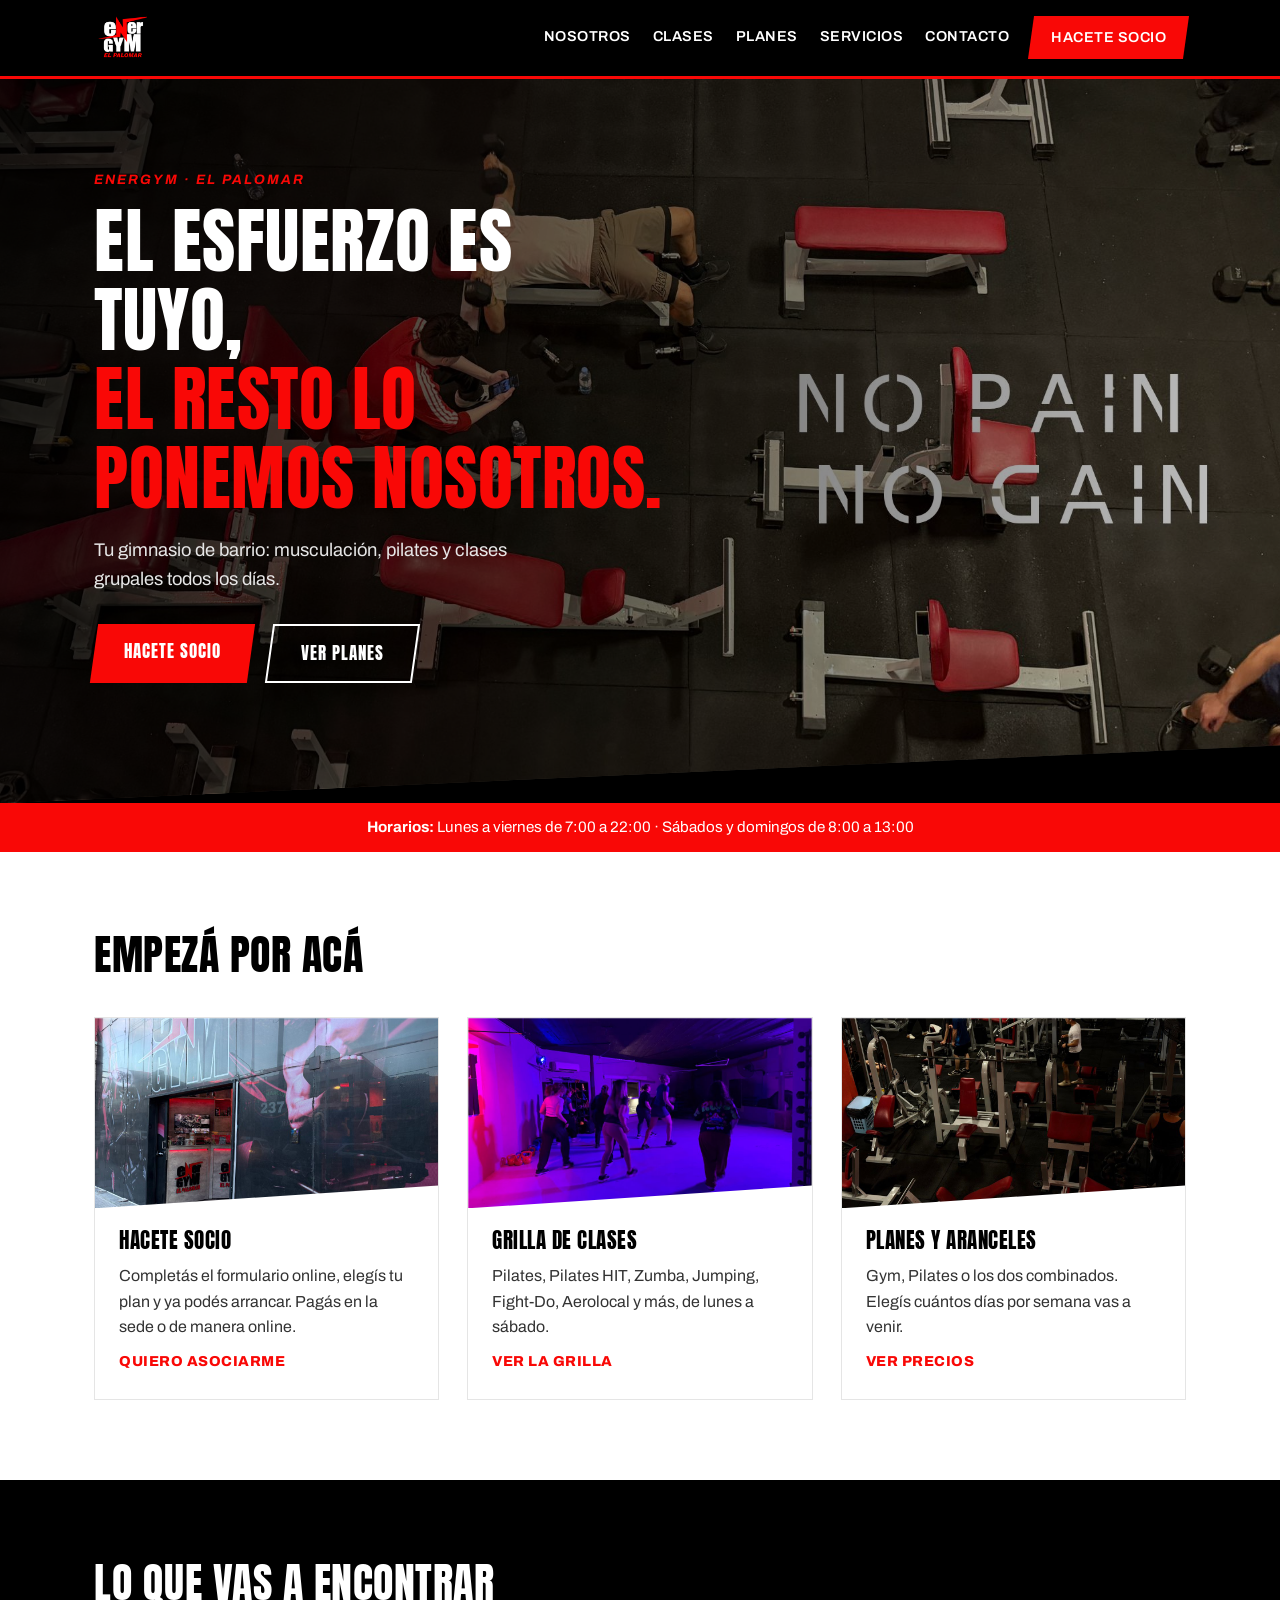
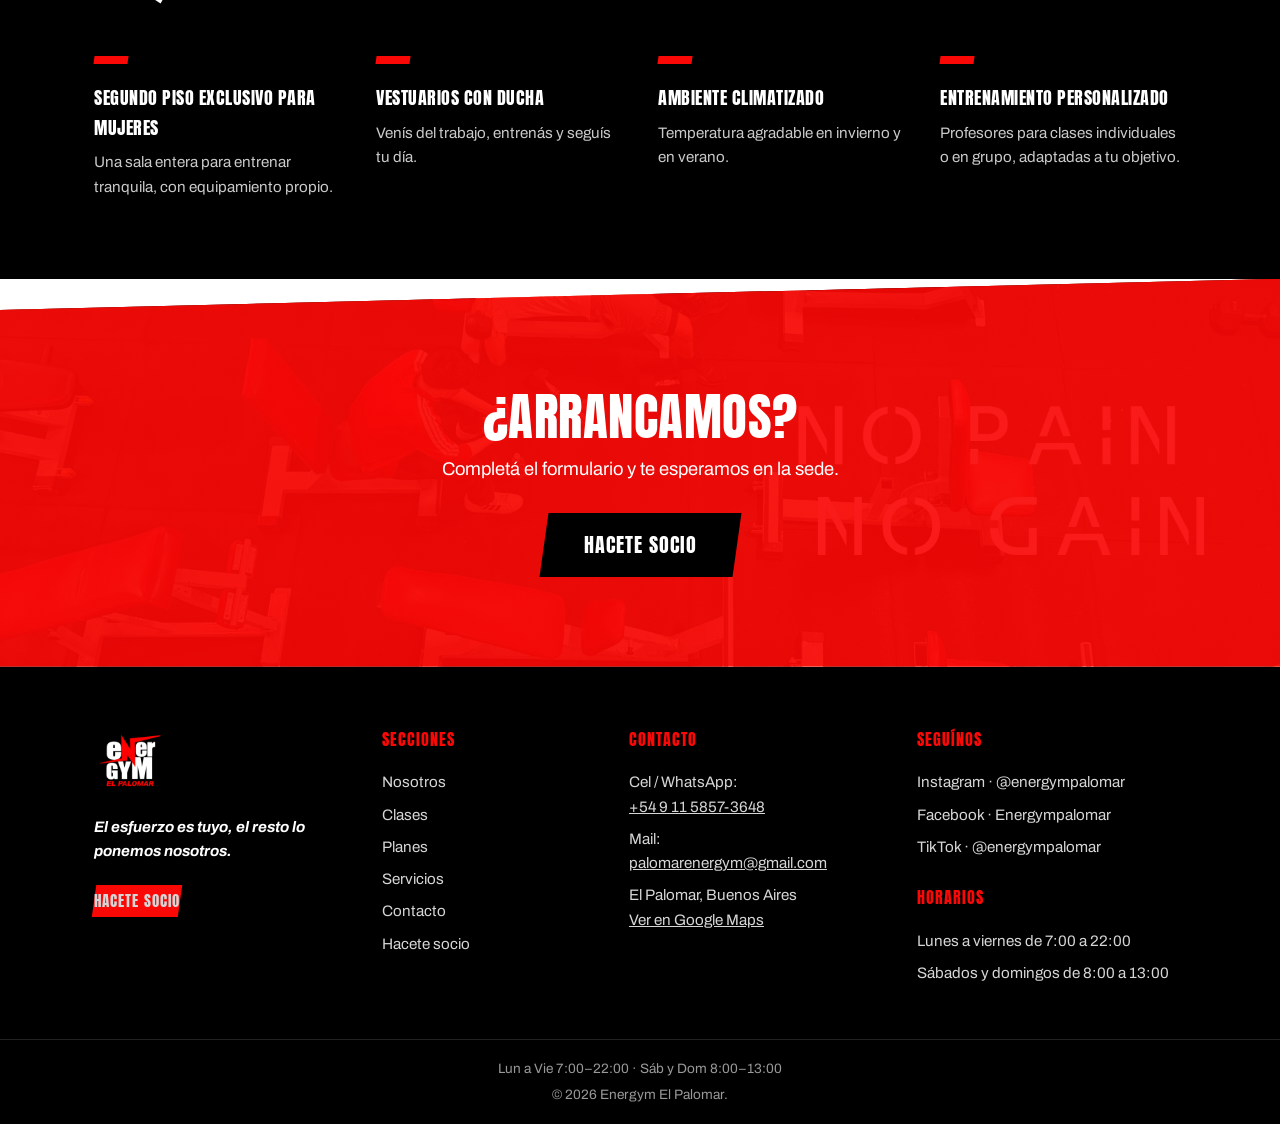
<file: index.html>
<!DOCTYPE html>
<html lang="es">
<head>
  <meta charset="UTF-8">
  <meta name="viewport" content="width=device-width, initial-scale=1.0">
  <title>Energym El Palomar — Tu gimnasio de barrio</title>
  <link rel="icon" href="img/logo.png">
  <link rel="preconnect" href="https://fonts.googleapis.com">
  <link rel="preconnect" href="https://fonts.gstatic.com" crossorigin>
  <link href="https://fonts.googleapis.com/css2?family=Anton&family=Archivo:ital,wght@0,400;0,600;0,800;1,700&display=swap" rel="stylesheet">
  <link rel="stylesheet" href="styles.css">
</head>
<body>

  <header class="header">
    <div class="header-inner">
      <a href="index.html" class="brand">
        <img src="img/logo.png" alt="Energym El Palomar" class="brand-logo">
      </a>
      <nav class="nav" aria-label="Navegación principal">
        <a href="nosotros.html">Nosotros</a>
        <a href="clases.html">Clases</a>
        <a href="planes.html">Planes</a>
        <a href="servicios.html">Servicios</a>
        <a href="contacto.html">Contacto</a>
        <a href="hacete-socio.html" class="nav-cta"><span>Hacete socio</span></a>
      </nav>
    </div>
  </header>

  <main>
    <section class="hero">
      <div class="hero-bg" role="img" aria-label="Salón de máquinas de Energym"></div>
      <div class="hero-content">
        <p class="eyebrow">Energym · El Palomar</p>
        <h1>El esfuerzo es tuyo,<br><span class="accent">el resto lo ponemos nosotros.</span></h1>
        <p class="hero-sub">Tu gimnasio de barrio: musculación, pilates y clases grupales todos los días.</p>
        <div class="hero-actions">
          <a href="hacete-socio.html" class="btn btn-primary"><span>Hacete socio</span></a>
          <a href="planes.html" class="btn btn-ghost"><span>Ver planes</span></a>
        </div>
      </div>
    </section>

    <div class="hours-bar" role="note">
      <p><strong>Horarios:</strong> Lunes a viernes de 7:00 a 22:00 · Sábados y domingos de 8:00 a 13:00</p>
    </div>

    <section class="section">
      <div class="container">
        <h2 class="section-title">Empezá por acá</h2>
        <div class="cards">

          <article class="card">
            <div class="card-img" style="background-image:url('img/banner-socio.jpg')"></div>
            <div class="card-body">
              <h3>Hacete socio</h3>
              <p>Completás el formulario online, elegís tu plan y ya podés arrancar. Pagás en la sede o de manera online.</p>
              <a href="hacete-socio.html" class="card-link">Quiero asociarme</a>
            </div>
          </article>

          <article class="card">
            <div class="card-img" style="background-image:url('img/banner-clases.jpg')"></div>
            <div class="card-body">
              <h3>Grilla de clases</h3>
              <p>Pilates, Pilates HIT, Zumba, Jumping, Fight-Do, Aerolocal y más, de lunes a sábado.</p>
              <a href="clases.html" class="card-link">Ver la grilla</a>
            </div>
          </article>

          <article class="card">
            <div class="card-img" style="background-image:url('img/banner-planes.jpg')"></div>
            <div class="card-body">
              <h3>Planes y aranceles</h3>
              <p>Gym, Pilates o los dos combinados. Elegís cuántos días por semana vas a venir.</p>
              <a href="planes.html" class="card-link">Ver precios</a>
            </div>
          </article>

        </div>
      </div>
    </section>

    <section class="section section-dark">
      <div class="container">
        <h2 class="section-title">Lo que vas a encontrar</h2>
        <div class="perks">
          <div class="perk">
            <span class="perk-bolt" aria-hidden="true"></span>
            <h4>Segundo piso exclusivo para mujeres</h4>
            <p>Una sala entera para entrenar tranquila, con equipamiento propio.</p>
          </div>
          <div class="perk">
            <span class="perk-bolt" aria-hidden="true"></span>
            <h4>Vestuarios con ducha</h4>
            <p>Venís del trabajo, entrenás y seguís tu día.</p>
          </div>
          <div class="perk">
            <span class="perk-bolt" aria-hidden="true"></span>
            <h4>Ambiente climatizado</h4>
            <p>Temperatura agradable en invierno y en verano.</p>
          </div>
          <div class="perk">
            <span class="perk-bolt" aria-hidden="true"></span>
            <h4>Entrenamiento personalizado</h4>
            <p>Profesores para clases individuales o en grupo, adaptadas a tu objetivo.</p>
          </div>
        </div>
      </div>
    </section>

    <section class="cta-final">
      <div class="container cta-final-inner">
        <h2>¿Arrancamos?</h2>
        <p>Completá el formulario y te esperamos en la sede.</p>
        <a href="hacete-socio.html" class="btn btn-primary btn-lg"><span>Hacete socio</span></a>
      </div>
    </section>

  </main>

  <footer class="footer">
    <div class="container footer-grid">

      <div class="footer-col footer-brand">
        <img src="img/logo.png" alt="Energym El Palomar" class="footer-logo">
        <p class="footer-claim">El esfuerzo es tuyo, el resto lo ponemos nosotros.</p>
        <a href="hacete-socio.html" class="btn btn-primary btn-sm"><span>Hacete socio</span></a>
      </div>

      <div class="footer-col">
        <h5>Secciones</h5>
        <a href="nosotros.html">Nosotros</a>
        <a href="clases.html">Clases</a>
        <a href="planes.html">Planes</a>
        <a href="servicios.html">Servicios</a>
        <a href="contacto.html">Contacto</a>
        <a href="hacete-socio.html">Hacete socio</a>
      </div>

      <div class="footer-col">
        <h5>Contacto</h5>
        <p>Cel / WhatsApp:<br><a href="https://wa.me/5491158573648">+54 9 11 5857-3648</a></p>
        <p>Mail:<br><a href="mailto:palomarenergym@gmail.com">palomarenergym@gmail.com</a></p>
        <p>El Palomar, Buenos Aires<br><a href="https://maps.app.goo.gl/Y169NvNYUahnVg4Q8" target="_blank" rel="noopener">Ver en Google Maps</a></p>
      </div>

      <div class="footer-col">
        <h5>Seguínos</h5>
        <a href="https://www.instagram.com/energympalomar/" target="_blank" rel="noopener">Instagram · @energympalomar</a>
        <a href="https://www.facebook.com/Energympalomar/" target="_blank" rel="noopener">Facebook · Energympalomar</a>
        <a href="https://www.tiktok.com/@energympalomar" target="_blank" rel="noopener">TikTok · @energympalomar</a>
        <h5 style="margin-top:22px">Horarios</h5>
        <p>Lunes a viernes de 7:00 a 22:00</p>
        <p>Sábados y domingos de 8:00 a 13:00</p>
      </div>

    </div>
    <div class="footer-bottom">
      <p>Lun a Vie 7:00–22:00 · Sáb y Dom 8:00–13:00</p>
      <p>© 2026 Energym El Palomar.</p>
    </div>
  </footer>

</body>
</html>
</file>
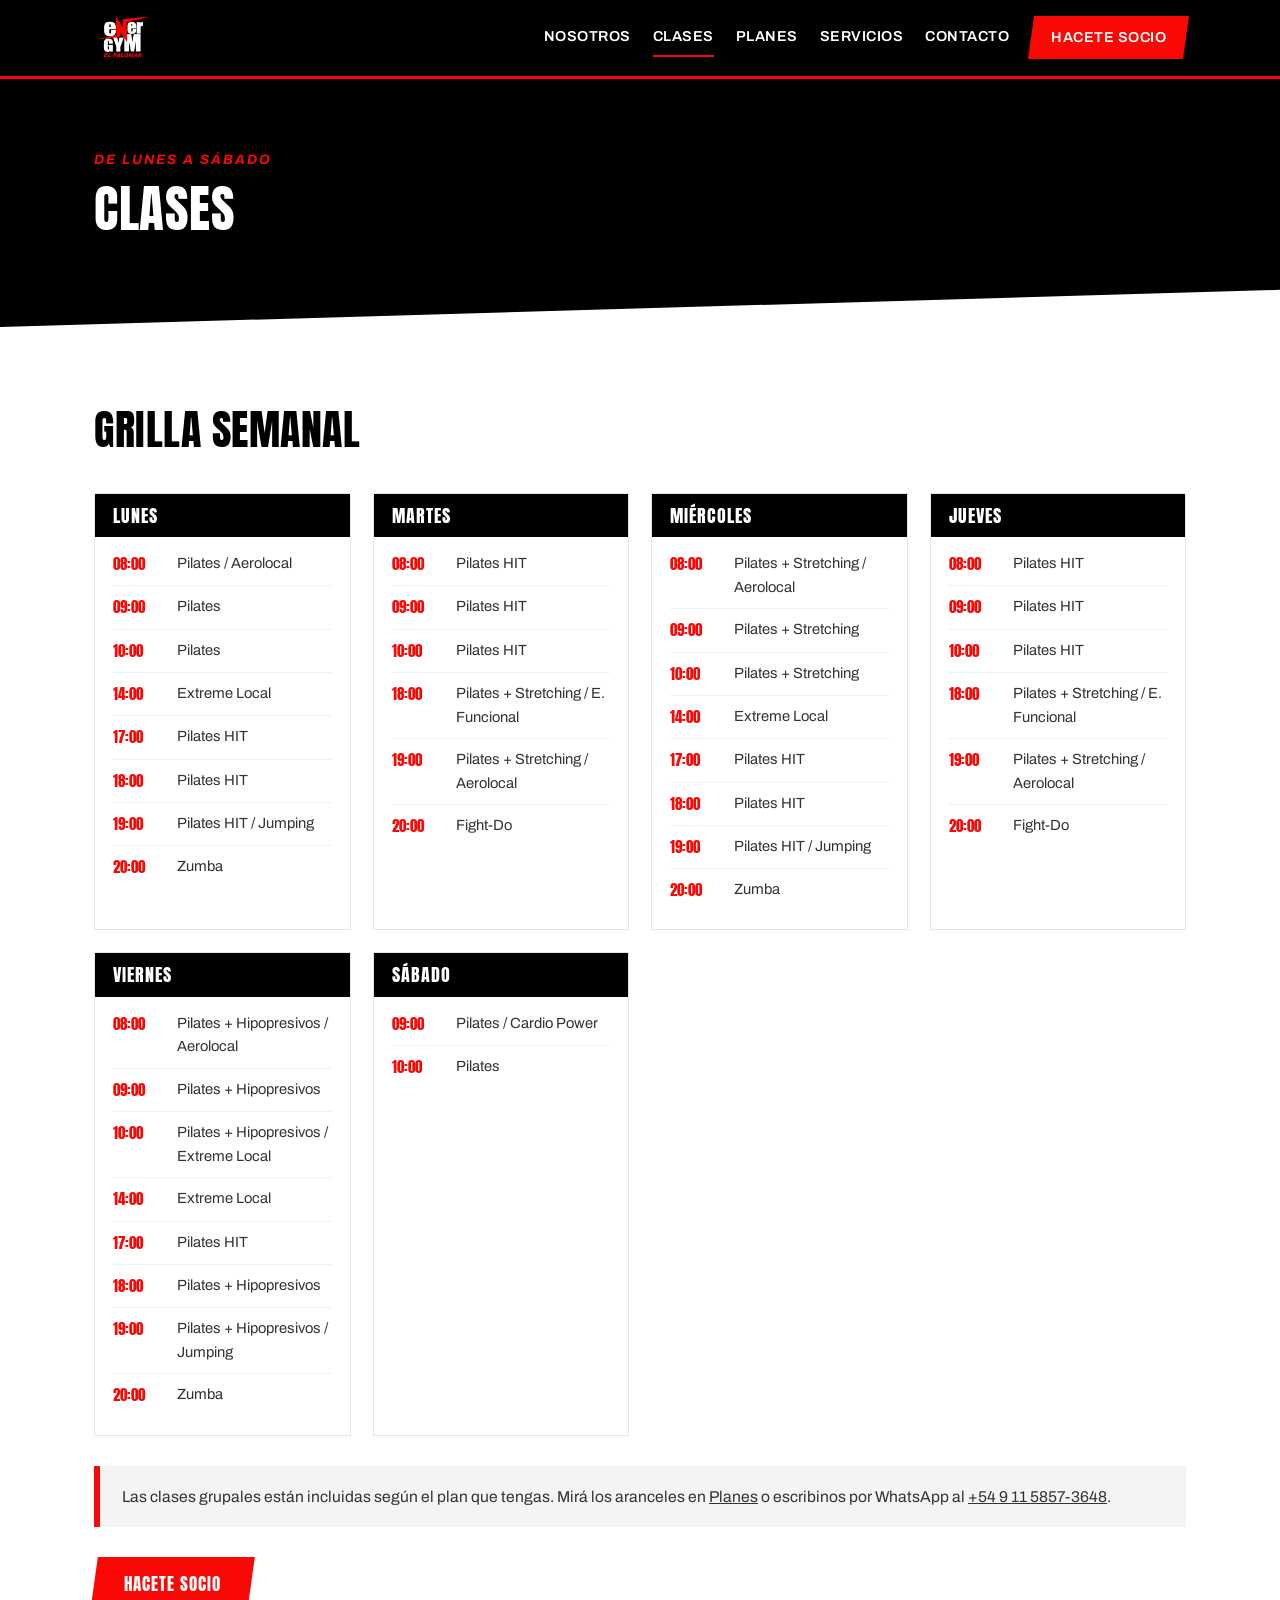
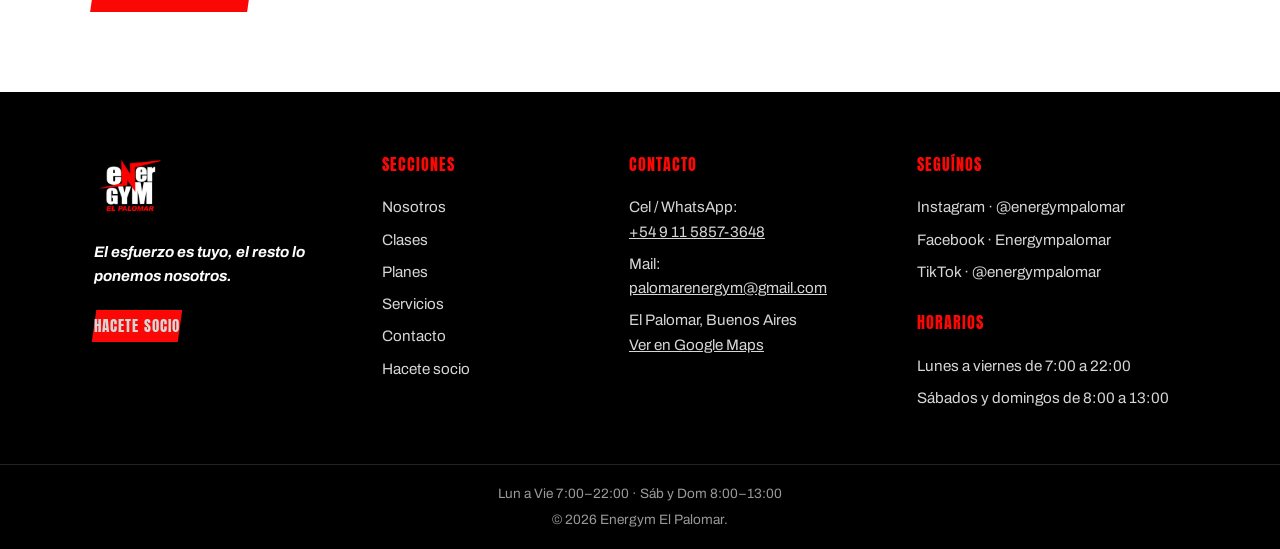
<file: clases.html>
<!DOCTYPE html>
<html lang="es">
<head>
  <meta charset="UTF-8">
  <meta name="viewport" content="width=device-width, initial-scale=1.0">
  <title>Clases — Energym El Palomar</title>
  <link rel="icon" href="img/logo.png">
  <link rel="preconnect" href="https://fonts.googleapis.com">
  <link rel="preconnect" href="https://fonts.gstatic.com" crossorigin>
  <link href="https://fonts.googleapis.com/css2?family=Anton&family=Archivo:ital,wght@0,400;0,600;0,800;1,700&display=swap" rel="stylesheet">
  <link rel="stylesheet" href="styles.css">
</head>
<body>

  <header class="header">
    <div class="header-inner">
      <a href="index.html" class="brand">
        <img src="img/logo.png" alt="Energym El Palomar" class="brand-logo">
      </a>
      <nav class="nav" aria-label="Navegación principal">
        <a href="nosotros.html">Nosotros</a>
        <a href="clases.html" class="activo">Clases</a>
        <a href="planes.html">Planes</a>
        <a href="servicios.html">Servicios</a>
        <a href="contacto.html">Contacto</a>
        <a href="hacete-socio.html" class="nav-cta"><span>Hacete socio</span></a>
      </nav>
    </div>
  </header>

  <main>
    <section class="page-hero">
      <div class="container">
        <p class="eyebrow">De lunes a sábado</p>
        <h1>Clases</h1>
      </div>
    </section>

    <section class="section">
      <div class="container">
        <h2 class="section-title">Grilla semanal</h2>
        <div class="grilla">
          <div class="dia">
            <h3>Lunes</h3>
            <ul>
            <li><span class="hora">08:00</span><span class="clase">Pilates / Aerolocal</span></li>
            <li><span class="hora">09:00</span><span class="clase">Pilates</span></li>
            <li><span class="hora">10:00</span><span class="clase">Pilates</span></li>
            <li><span class="hora">14:00</span><span class="clase">Extreme Local</span></li>
            <li><span class="hora">17:00</span><span class="clase">Pilates HIT</span></li>
            <li><span class="hora">18:00</span><span class="clase">Pilates HIT</span></li>
            <li><span class="hora">19:00</span><span class="clase">Pilates HIT / Jumping</span></li>
            <li><span class="hora">20:00</span><span class="clase">Zumba</span></li>
            </ul>
          </div>
          <div class="dia">
            <h3>Martes</h3>
            <ul>
            <li><span class="hora">08:00</span><span class="clase">Pilates HIT</span></li>
            <li><span class="hora">09:00</span><span class="clase">Pilates HIT</span></li>
            <li><span class="hora">10:00</span><span class="clase">Pilates HIT</span></li>
            <li><span class="hora">18:00</span><span class="clase">Pilates + Stretching / E. Funcional</span></li>
            <li><span class="hora">19:00</span><span class="clase">Pilates + Stretching / Aerolocal</span></li>
            <li><span class="hora">20:00</span><span class="clase">Fight-Do</span></li>
            </ul>
          </div>
          <div class="dia">
            <h3>Miércoles</h3>
            <ul>
            <li><span class="hora">08:00</span><span class="clase">Pilates + Stretching / Aerolocal</span></li>
            <li><span class="hora">09:00</span><span class="clase">Pilates + Stretching</span></li>
            <li><span class="hora">10:00</span><span class="clase">Pilates + Stretching</span></li>
            <li><span class="hora">14:00</span><span class="clase">Extreme Local</span></li>
            <li><span class="hora">17:00</span><span class="clase">Pilates HIT</span></li>
            <li><span class="hora">18:00</span><span class="clase">Pilates HIT</span></li>
            <li><span class="hora">19:00</span><span class="clase">Pilates HIT / Jumping</span></li>
            <li><span class="hora">20:00</span><span class="clase">Zumba</span></li>
            </ul>
          </div>
          <div class="dia">
            <h3>Jueves</h3>
            <ul>
            <li><span class="hora">08:00</span><span class="clase">Pilates HIT</span></li>
            <li><span class="hora">09:00</span><span class="clase">Pilates HIT</span></li>
            <li><span class="hora">10:00</span><span class="clase">Pilates HIT</span></li>
            <li><span class="hora">18:00</span><span class="clase">Pilates + Stretching / E. Funcional</span></li>
            <li><span class="hora">19:00</span><span class="clase">Pilates + Stretching / Aerolocal</span></li>
            <li><span class="hora">20:00</span><span class="clase">Fight-Do</span></li>
            </ul>
          </div>
          <div class="dia">
            <h3>Viernes</h3>
            <ul>
            <li><span class="hora">08:00</span><span class="clase">Pilates + Hipopresivos / Aerolocal</span></li>
            <li><span class="hora">09:00</span><span class="clase">Pilates + Hipopresivos</span></li>
            <li><span class="hora">10:00</span><span class="clase">Pilates + Hipopresivos / Extreme Local</span></li>
            <li><span class="hora">14:00</span><span class="clase">Extreme Local</span></li>
            <li><span class="hora">17:00</span><span class="clase">Pilates HIT</span></li>
            <li><span class="hora">18:00</span><span class="clase">Pilates + Hipopresivos</span></li>
            <li><span class="hora">19:00</span><span class="clase">Pilates + Hipopresivos / Jumping</span></li>
            <li><span class="hora">20:00</span><span class="clase">Zumba</span></li>
            </ul>
          </div>
          <div class="dia">
            <h3>Sábado</h3>
            <ul>
            <li><span class="hora">09:00</span><span class="clase">Pilates / Cardio Power</span></li>
            <li><span class="hora">10:00</span><span class="clase">Pilates</span></li>
            </ul>
          </div>
        </div>
        <div class="nota">
          Las clases grupales están incluidas según el plan que tengas. Mirá los aranceles en <a href="planes.html">Planes</a> o escribinos por WhatsApp al <a href="https://wa.me/5491158573648">+54 9 11 5857-3648</a>.
        </div>
        <p style="margin-top:30px"><a href="hacete-socio.html" class="btn btn-primary"><span>Hacete socio</span></a></p>
      </div>
    </section>

  </main>

  <footer class="footer">
    <div class="container footer-grid">

      <div class="footer-col footer-brand">
        <img src="img/logo.png" alt="Energym El Palomar" class="footer-logo">
        <p class="footer-claim">El esfuerzo es tuyo, el resto lo ponemos nosotros.</p>
        <a href="hacete-socio.html" class="btn btn-primary btn-sm"><span>Hacete socio</span></a>
      </div>

      <div class="footer-col">
        <h5>Secciones</h5>
        <a href="nosotros.html">Nosotros</a>
        <a href="clases.html">Clases</a>
        <a href="planes.html">Planes</a>
        <a href="servicios.html">Servicios</a>
        <a href="contacto.html">Contacto</a>
        <a href="hacete-socio.html">Hacete socio</a>
      </div>

      <div class="footer-col">
        <h5>Contacto</h5>
        <p>Cel / WhatsApp:<br><a href="https://wa.me/5491158573648">+54 9 11 5857-3648</a></p>
        <p>Mail:<br><a href="mailto:palomarenergym@gmail.com">palomarenergym@gmail.com</a></p>
        <p>El Palomar, Buenos Aires<br><a href="https://maps.app.goo.gl/Y169NvNYUahnVg4Q8" target="_blank" rel="noopener">Ver en Google Maps</a></p>
      </div>

      <div class="footer-col">
        <h5>Seguínos</h5>
        <a href="https://www.instagram.com/energympalomar/" target="_blank" rel="noopener">Instagram · @energympalomar</a>
        <a href="https://www.facebook.com/Energympalomar/" target="_blank" rel="noopener">Facebook · Energympalomar</a>
        <a href="https://www.tiktok.com/@energympalomar" target="_blank" rel="noopener">TikTok · @energympalomar</a>
        <h5 style="margin-top:22px">Horarios</h5>
        <p>Lunes a viernes de 7:00 a 22:00</p>
        <p>Sábados y domingos de 8:00 a 13:00</p>
      </div>

    </div>
    <div class="footer-bottom">
      <p>Lun a Vie 7:00–22:00 · Sáb y Dom 8:00–13:00</p>
      <p>© 2026 Energym El Palomar.</p>
    </div>
  </footer>

</body>
</html>
</file>
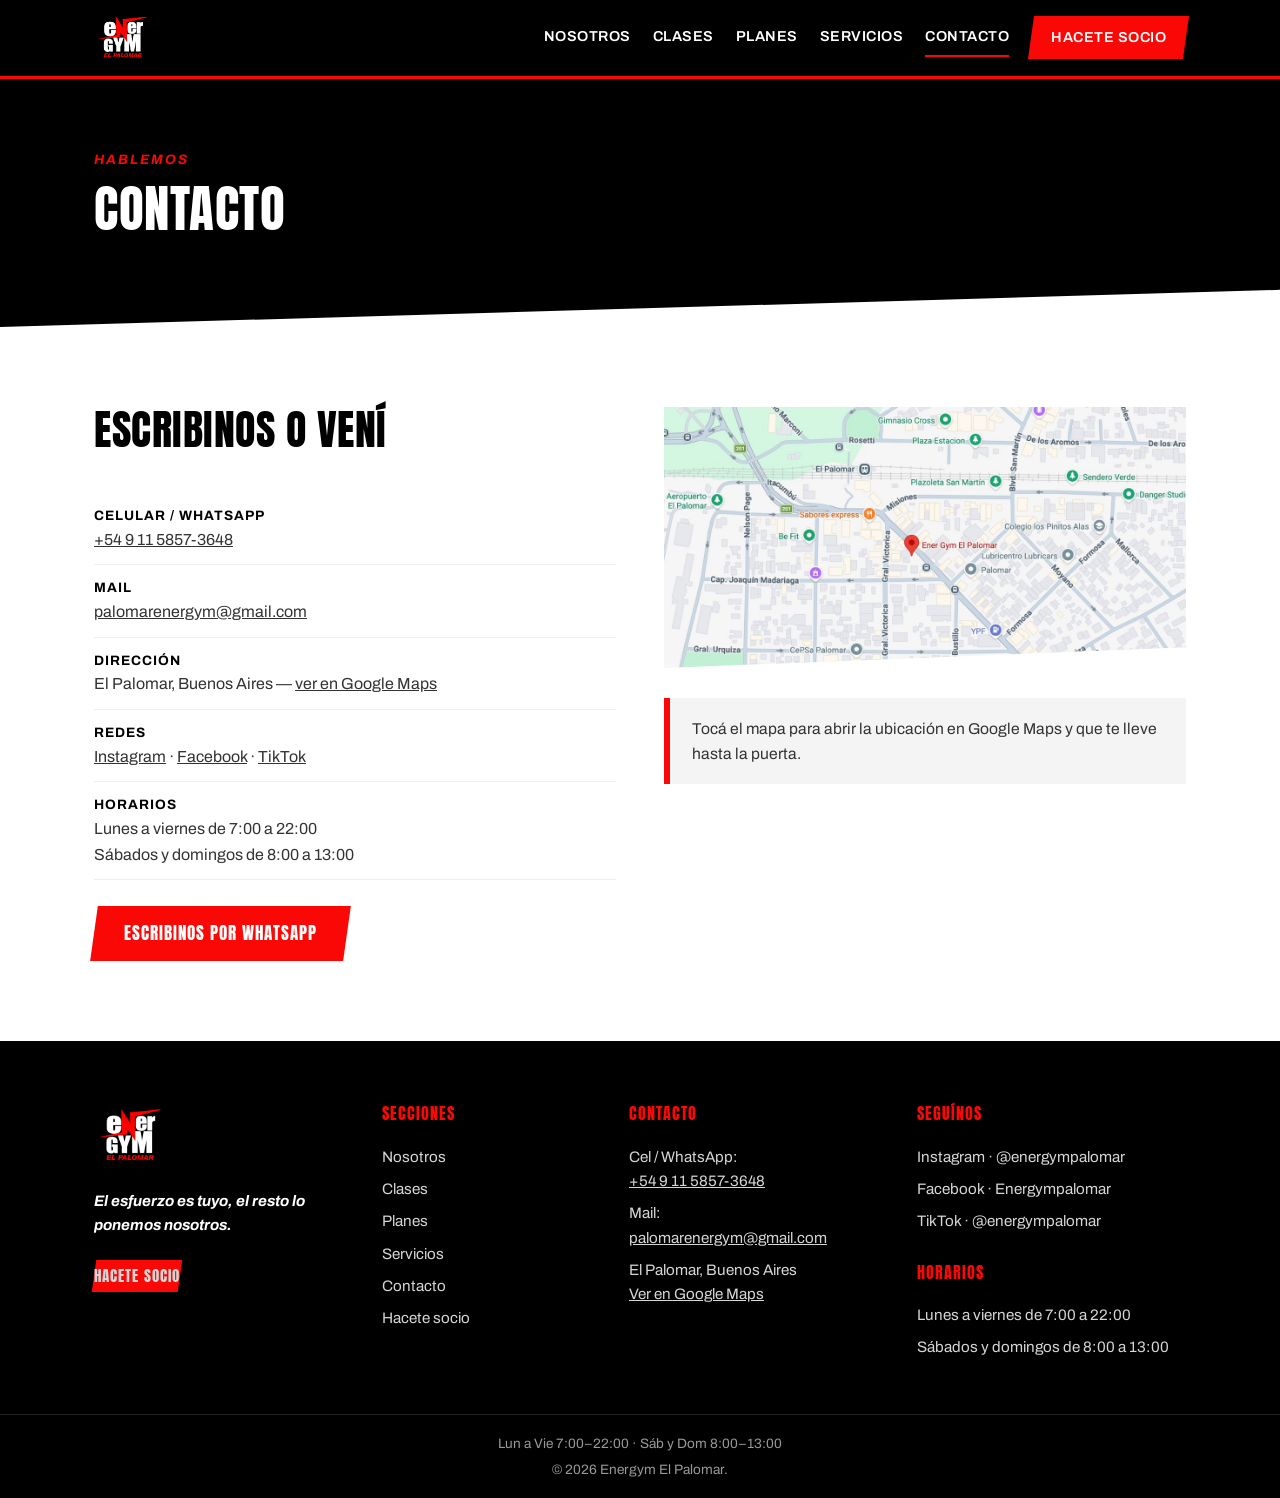
<file: contacto.html>
<!DOCTYPE html>
<html lang="es">
<head>
  <meta charset="UTF-8">
  <meta name="viewport" content="width=device-width, initial-scale=1.0">
  <title>Contacto — Energym El Palomar</title>
  <link rel="icon" href="img/logo.png">
  <link rel="preconnect" href="https://fonts.googleapis.com">
  <link rel="preconnect" href="https://fonts.gstatic.com" crossorigin>
  <link href="https://fonts.googleapis.com/css2?family=Anton&family=Archivo:ital,wght@0,400;0,600;0,800;1,700&display=swap" rel="stylesheet">
  <link rel="stylesheet" href="styles.css">
</head>
<body>

  <header class="header">
    <div class="header-inner">
      <a href="index.html" class="brand">
        <img src="img/logo.png" alt="Energym El Palomar" class="brand-logo">
      </a>
      <nav class="nav" aria-label="Navegación principal">
        <a href="nosotros.html">Nosotros</a>
        <a href="clases.html">Clases</a>
        <a href="planes.html">Planes</a>
        <a href="servicios.html">Servicios</a>
        <a href="contacto.html" class="activo">Contacto</a>
        <a href="hacete-socio.html" class="nav-cta"><span>Hacete socio</span></a>
      </nav>
    </div>
  </header>

  <main>
    <section class="page-hero">
      <div class="container">
        <p class="eyebrow">Hablemos</p>
        <h1>Contacto</h1>
      </div>
    </section>

    <section class="section">
      <div class="container contacto-grid">
        <div>
          <h2 class="section-title">Escribinos o vení</h2>

          <div class="dato">
            <strong>Celular / WhatsApp</strong>
            <p><a href="https://wa.me/5491158573648">+54 9 11 5857-3648</a></p>
          </div>
          <div class="dato">
            <strong>Mail</strong>
            <p><a href="mailto:palomarenergym@gmail.com">palomarenergym@gmail.com</a></p>
          </div>
          <div class="dato">
            <strong>Dirección</strong>
            <p>El Palomar, Buenos Aires — <a href="https://maps.app.goo.gl/Y169NvNYUahnVg4Q8" target="_blank" rel="noopener">ver en Google Maps</a></p>
          </div>
          <div class="dato">
            <strong>Redes</strong>
            <p>
              <a href="https://www.instagram.com/energympalomar/" target="_blank" rel="noopener">Instagram</a> ·
              <a href="https://www.facebook.com/Energympalomar/" target="_blank" rel="noopener">Facebook</a> ·
              <a href="https://www.tiktok.com/@energympalomar" target="_blank" rel="noopener">TikTok</a>
            </p>
          </div>
          <div class="dato">
            <strong>Horarios</strong>
            <p>Lunes a viernes de 7:00 a 22:00<br>Sábados y domingos de 8:00 a 13:00</p>
          </div>

          <p style="margin-top:26px"><a href="https://wa.me/5491158573648" class="btn btn-primary"><span>Escribinos por WhatsApp</span></a></p>
        </div>

        <div>
          <a href="https://maps.app.goo.gl/Y169NvNYUahnVg4Q8" target="_blank" rel="noopener" aria-label="Ver ubicación en Google Maps">
            <div class="mapa-img" role="img" aria-label="Mapa con la ubicación de Energym"></div>
          </a>
          <div class="nota">
            Tocá el mapa para abrir la ubicación en Google Maps y que te lleve hasta la puerta.
          </div>
        </div>
      </div>
    </section>

  </main>

  <footer class="footer">
    <div class="container footer-grid">

      <div class="footer-col footer-brand">
        <img src="img/logo.png" alt="Energym El Palomar" class="footer-logo">
        <p class="footer-claim">El esfuerzo es tuyo, el resto lo ponemos nosotros.</p>
        <a href="hacete-socio.html" class="btn btn-primary btn-sm"><span>Hacete socio</span></a>
      </div>

      <div class="footer-col">
        <h5>Secciones</h5>
        <a href="nosotros.html">Nosotros</a>
        <a href="clases.html">Clases</a>
        <a href="planes.html">Planes</a>
        <a href="servicios.html">Servicios</a>
        <a href="contacto.html">Contacto</a>
        <a href="hacete-socio.html">Hacete socio</a>
      </div>

      <div class="footer-col">
        <h5>Contacto</h5>
        <p>Cel / WhatsApp:<br><a href="https://wa.me/5491158573648">+54 9 11 5857-3648</a></p>
        <p>Mail:<br><a href="mailto:palomarenergym@gmail.com">palomarenergym@gmail.com</a></p>
        <p>El Palomar, Buenos Aires<br><a href="https://maps.app.goo.gl/Y169NvNYUahnVg4Q8" target="_blank" rel="noopener">Ver en Google Maps</a></p>
      </div>

      <div class="footer-col">
        <h5>Seguínos</h5>
        <a href="https://www.instagram.com/energympalomar/" target="_blank" rel="noopener">Instagram · @energympalomar</a>
        <a href="https://www.facebook.com/Energympalomar/" target="_blank" rel="noopener">Facebook · Energympalomar</a>
        <a href="https://www.tiktok.com/@energympalomar" target="_blank" rel="noopener">TikTok · @energympalomar</a>
        <h5 style="margin-top:22px">Horarios</h5>
        <p>Lunes a viernes de 7:00 a 22:00</p>
        <p>Sábados y domingos de 8:00 a 13:00</p>
      </div>

    </div>
    <div class="footer-bottom">
      <p>Lun a Vie 7:00–22:00 · Sáb y Dom 8:00–13:00</p>
      <p>© 2026 Energym El Palomar.</p>
    </div>
  </footer>

</body>
</html>
</file>
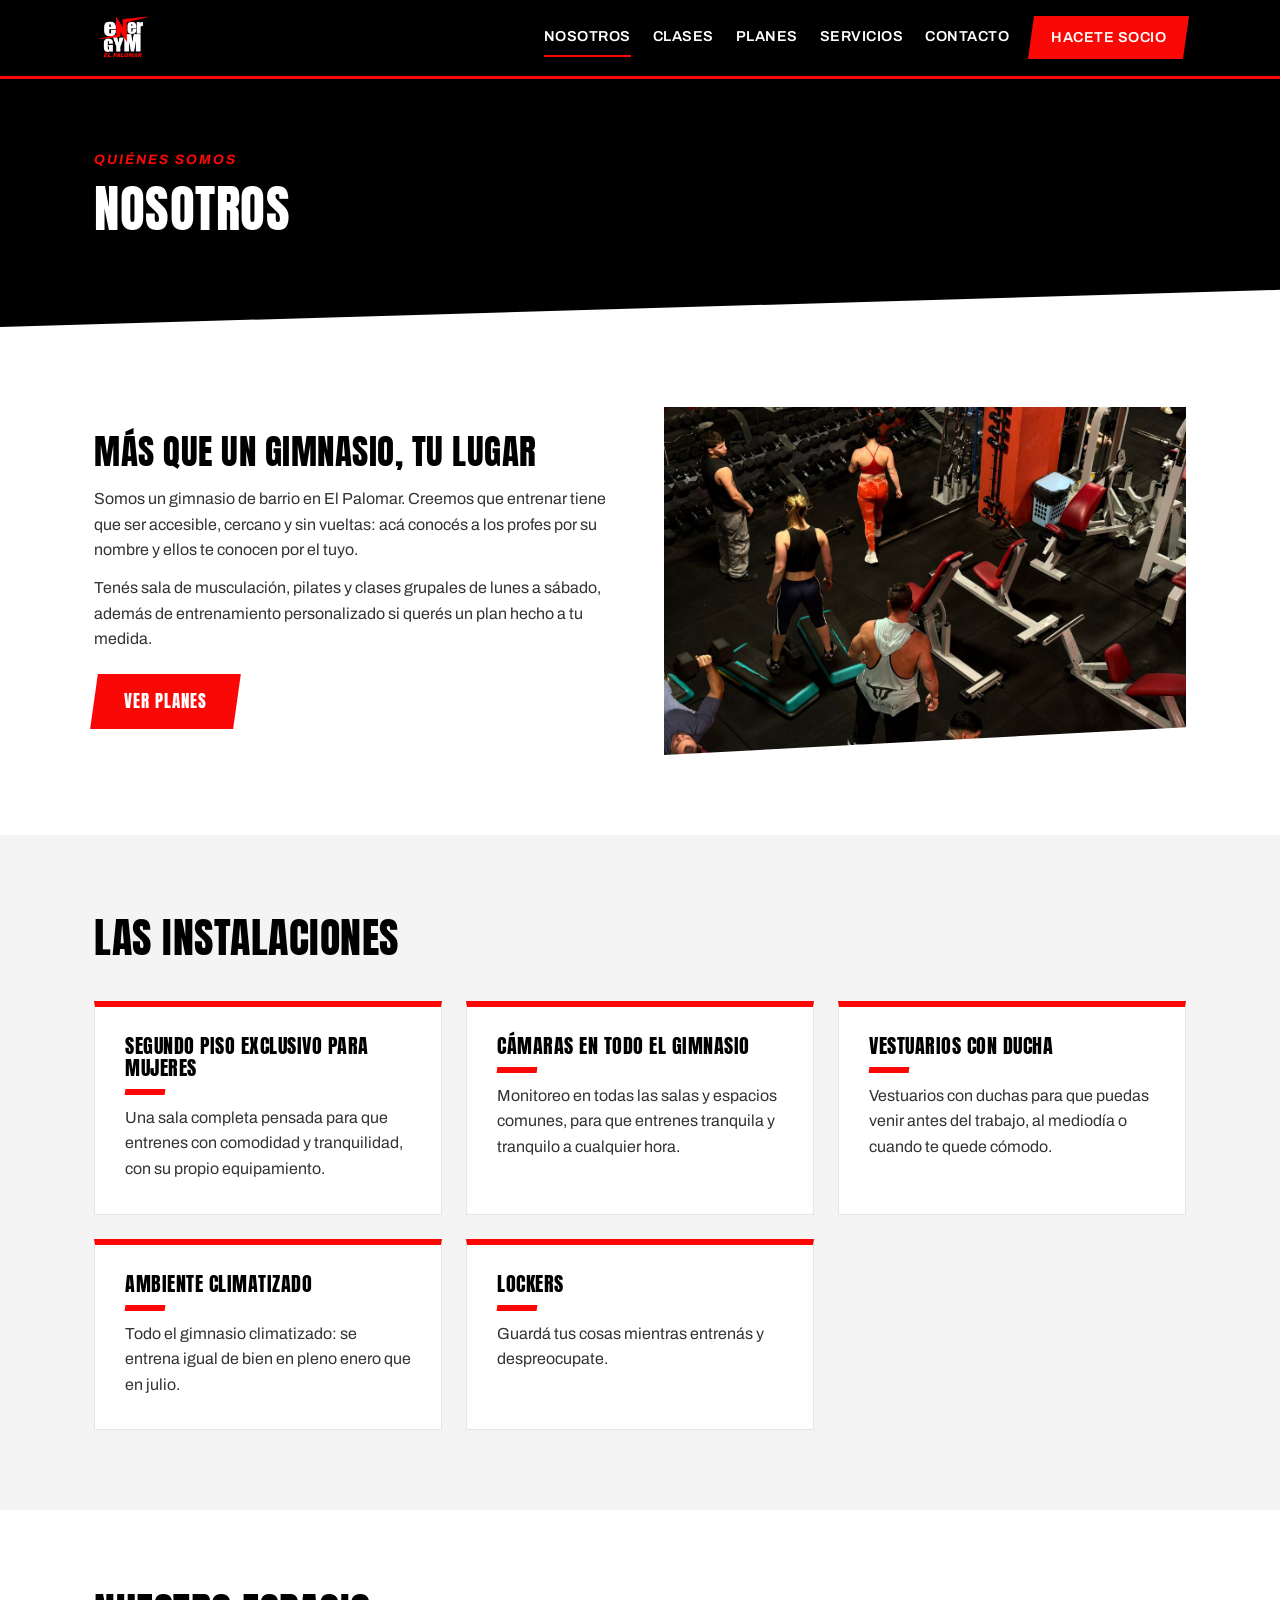
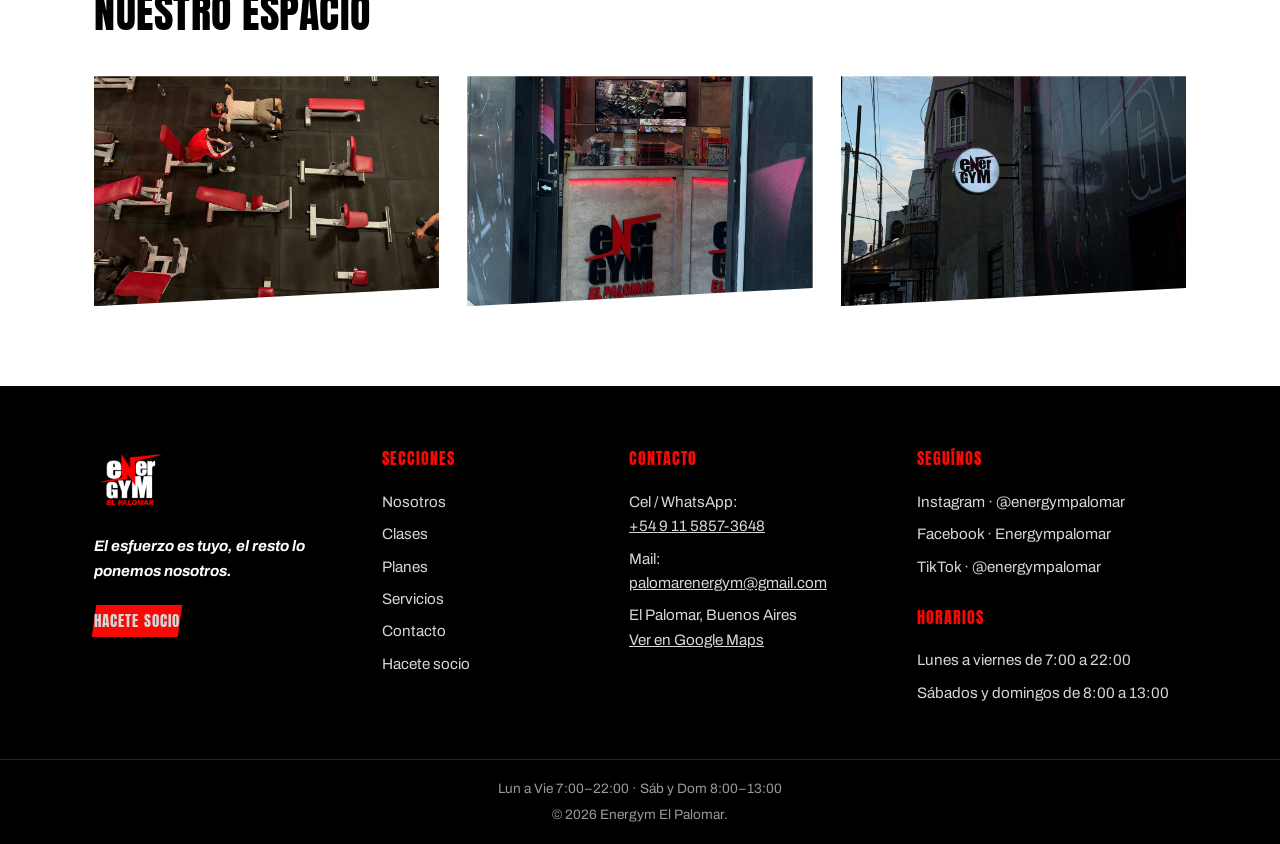
<file: nosotros.html>
<!DOCTYPE html>
<html lang="es">
<head>
  <meta charset="UTF-8">
  <meta name="viewport" content="width=device-width, initial-scale=1.0">
  <title>Nosotros — Energym El Palomar</title>
  <link rel="icon" href="img/logo.png">
  <link rel="preconnect" href="https://fonts.googleapis.com">
  <link rel="preconnect" href="https://fonts.gstatic.com" crossorigin>
  <link href="https://fonts.googleapis.com/css2?family=Anton&family=Archivo:ital,wght@0,400;0,600;0,800;1,700&display=swap" rel="stylesheet">
  <link rel="stylesheet" href="styles.css">
</head>
<body>

  <header class="header">
    <div class="header-inner">
      <a href="index.html" class="brand">
        <img src="img/logo.png" alt="Energym El Palomar" class="brand-logo">
      </a>
      <nav class="nav" aria-label="Navegación principal">
        <a href="nosotros.html" class="activo">Nosotros</a>
        <a href="clases.html">Clases</a>
        <a href="planes.html">Planes</a>
        <a href="servicios.html">Servicios</a>
        <a href="contacto.html">Contacto</a>
        <a href="hacete-socio.html" class="nav-cta"><span>Hacete socio</span></a>
      </nav>
    </div>
  </header>

  <main>
    <section class="page-hero">
      <div class="container">
        <p class="eyebrow">Quiénes somos</p>
        <h1>Nosotros</h1>
      </div>
    </section>

    <section class="section">
      <div class="container split">
        <div>
          <h2>Más que un gimnasio, tu lugar</h2>
          <p>Somos un gimnasio de barrio en El Palomar. Creemos que entrenar tiene que ser accesible, cercano y sin vueltas: acá conocés a los profes por su nombre y ellos te conocen por el tuyo.</p>
          <p>Tenés sala de musculación, pilates y clases grupales de lunes a sábado, además de entrenamiento personalizado si querés un plan hecho a tu medida.</p>
          <p style="margin-top:22px"><a href="planes.html" class="btn btn-primary"><span>Ver planes</span></a></p>
        </div>
        <div class="split-img" style="background-image:url('img/local-interior.jpg')" role="img" aria-label="Interior de Energym"></div>
      </div>
    </section>

    <section class="section section-gris">
      <div class="container">
        <h2 class="section-title">Las instalaciones</h2>
        <div class="destacados">
          <article class="destacado-item">
            <div class="destacado-txt">
              <h3>Segundo piso exclusivo para mujeres</h3>
              <p>Una sala completa pensada para que entrenes con comodidad y tranquilidad, con su propio equipamiento.</p>
            </div>
          </article>
          <article class="destacado-item">
            <div class="destacado-txt">
              <h3>Cámaras en todo el gimnasio</h3>
              <p>Monitoreo en todas las salas y espacios comunes, para que entrenes tranquila y tranquilo a cualquier hora.</p>
            </div>
          </article>
          <article class="destacado-item">
            <div class="destacado-txt">
              <h3>Vestuarios con ducha</h3>
              <p>Vestuarios con duchas para que puedas venir antes del trabajo, al mediodía o cuando te quede cómodo.</p>
            </div>
          </article>
          <article class="destacado-item">
            <div class="destacado-txt">
              <h3>Ambiente climatizado</h3>
              <p>Todo el gimnasio climatizado: se entrena igual de bien en pleno enero que en julio.</p>
            </div>
          </article>
          <article class="destacado-item">
            <div class="destacado-txt">
              <h3>Lockers</h3>
              <p>Guardá tus cosas mientras entrenás y despreocupate.</p>
            </div>
          </article>
        </div>
      </div>
    </section>

    <section class="section">
      <div class="container">
        <h2 class="section-title">Nuestro espacio</h2>
        <div class="grid-3">
          <div class="split-img" style="background-image:url('img/local-exterior.jpg')" role="img" aria-label="Frente del local de Energym"></div>
          <div class="split-img" style="background-image:url('img/local-sala.jpg')" role="img" aria-label="Sala de musculación"></div>
          <div class="split-img" style="background-image:url('img/local-pilates.jpg')" role="img" aria-label="Sala de pilates"></div>
        </div>
      </div>
    </section>

  </main>

  <footer class="footer">
    <div class="container footer-grid">

      <div class="footer-col footer-brand">
        <img src="img/logo.png" alt="Energym El Palomar" class="footer-logo">
        <p class="footer-claim">El esfuerzo es tuyo, el resto lo ponemos nosotros.</p>
        <a href="hacete-socio.html" class="btn btn-primary btn-sm"><span>Hacete socio</span></a>
      </div>

      <div class="footer-col">
        <h5>Secciones</h5>
        <a href="nosotros.html">Nosotros</a>
        <a href="clases.html">Clases</a>
        <a href="planes.html">Planes</a>
        <a href="servicios.html">Servicios</a>
        <a href="contacto.html">Contacto</a>
        <a href="hacete-socio.html">Hacete socio</a>
      </div>

      <div class="footer-col">
        <h5>Contacto</h5>
        <p>Cel / WhatsApp:<br><a href="https://wa.me/5491158573648">+54 9 11 5857-3648</a></p>
        <p>Mail:<br><a href="mailto:palomarenergym@gmail.com">palomarenergym@gmail.com</a></p>
        <p>El Palomar, Buenos Aires<br><a href="https://maps.app.goo.gl/Y169NvNYUahnVg4Q8" target="_blank" rel="noopener">Ver en Google Maps</a></p>
      </div>

      <div class="footer-col">
        <h5>Seguínos</h5>
        <a href="https://www.instagram.com/energympalomar/" target="_blank" rel="noopener">Instagram · @energympalomar</a>
        <a href="https://www.facebook.com/Energympalomar/" target="_blank" rel="noopener">Facebook · Energympalomar</a>
        <a href="https://www.tiktok.com/@energympalomar" target="_blank" rel="noopener">TikTok · @energympalomar</a>
        <h5 style="margin-top:22px">Horarios</h5>
        <p>Lunes a viernes de 7:00 a 22:00</p>
        <p>Sábados y domingos de 8:00 a 13:00</p>
      </div>

    </div>
    <div class="footer-bottom">
      <p>Lun a Vie 7:00–22:00 · Sáb y Dom 8:00–13:00</p>
      <p>© 2026 Energym El Palomar.</p>
    </div>
  </footer>

</body>
</html>
</file>
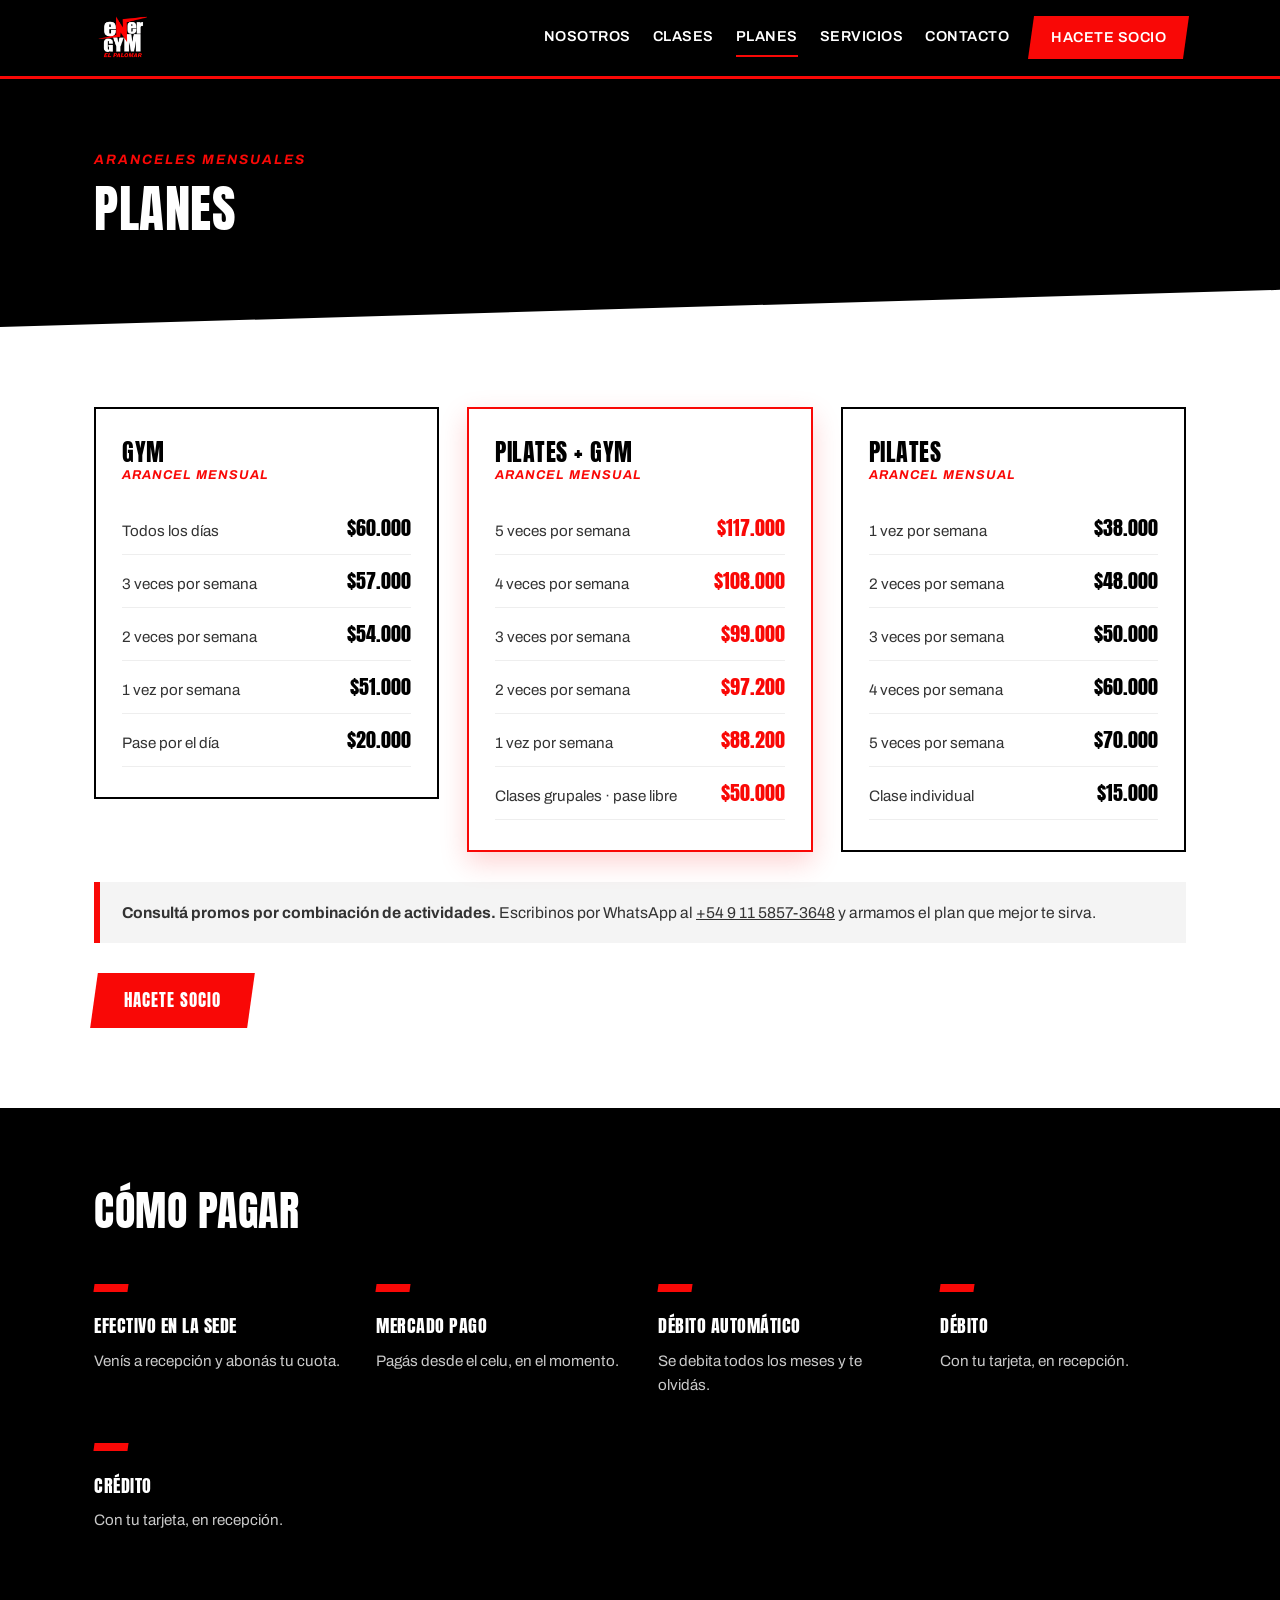
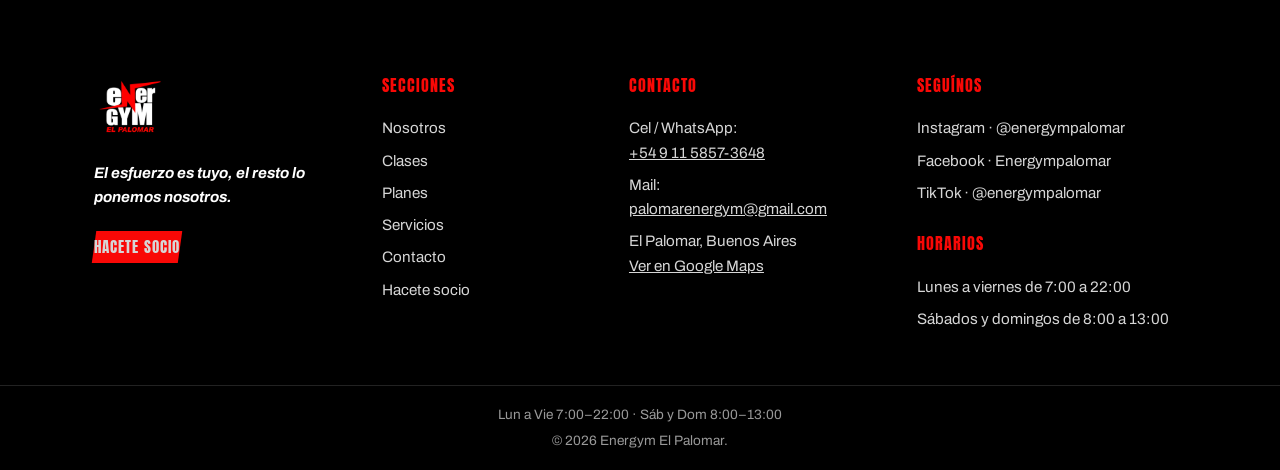
<file: planes.html>
<!DOCTYPE html>
<html lang="es">
<head>
  <meta charset="UTF-8">
  <meta name="viewport" content="width=device-width, initial-scale=1.0">
  <title>Planes — Energym El Palomar</title>
  <link rel="icon" href="img/logo.png">
  <link rel="preconnect" href="https://fonts.googleapis.com">
  <link rel="preconnect" href="https://fonts.gstatic.com" crossorigin>
  <link href="https://fonts.googleapis.com/css2?family=Anton&family=Archivo:ital,wght@0,400;0,600;0,800;1,700&display=swap" rel="stylesheet">
  <link rel="stylesheet" href="styles.css">
</head>
<body>

  <header class="header">
    <div class="header-inner">
      <a href="index.html" class="brand">
        <img src="img/logo.png" alt="Energym El Palomar" class="brand-logo">
      </a>
      <nav class="nav" aria-label="Navegación principal">
        <a href="nosotros.html">Nosotros</a>
        <a href="clases.html">Clases</a>
        <a href="planes.html" class="activo">Planes</a>
        <a href="servicios.html">Servicios</a>
        <a href="contacto.html">Contacto</a>
        <a href="hacete-socio.html" class="nav-cta"><span>Hacete socio</span></a>
      </nav>
    </div>
  </header>

  <main>
    <section class="page-hero">
      <div class="container">
        <p class="eyebrow">Aranceles mensuales</p>
        <h1>Planes</h1>
      </div>
    </section>

    <section class="section">
      <div class="container">
        <div class="grid-3">

          <div class="plan">
            <h3>Gym</h3>
            <p class="plan-sub">Arancel mensual</p>
            <ul class="lista-precios">
            <li><span>Todos los días</span><span class="monto">$60.000</span></li>
            <li><span>3 veces por semana</span><span class="monto">$57.000</span></li>
            <li><span>2 veces por semana</span><span class="monto">$54.000</span></li>
            <li><span>1 vez por semana</span><span class="monto">$51.000</span></li>
            <li><span>Pase por el día</span><span class="monto">$20.000</span></li>
            </ul>
          </div>

          <div class="plan destacado">
            <h3>Pilates + Gym</h3>
            <p class="plan-sub">Arancel mensual</p>
            <ul class="lista-precios">
            <li><span>5 veces por semana</span><span class="monto">$117.000</span></li>
            <li><span>4 veces por semana</span><span class="monto">$108.000</span></li>
            <li><span>3 veces por semana</span><span class="monto">$99.000</span></li>
            <li><span>2 veces por semana</span><span class="monto">$97.200</span></li>
            <li><span>1 vez por semana</span><span class="monto">$88.200</span></li>
            <li><span>Clases grupales · pase libre</span><span class="monto">$50.000</span></li>
            </ul>
          </div>

          <div class="plan">
            <h3>Pilates</h3>
            <p class="plan-sub">Arancel mensual</p>
            <ul class="lista-precios">
            <li><span>1 vez por semana</span><span class="monto">$38.000</span></li>
            <li><span>2 veces por semana</span><span class="monto">$48.000</span></li>
            <li><span>3 veces por semana</span><span class="monto">$50.000</span></li>
            <li><span>4 veces por semana</span><span class="monto">$60.000</span></li>
            <li><span>5 veces por semana</span><span class="monto">$70.000</span></li>
            <li><span>Clase individual</span><span class="monto">$15.000</span></li>
            </ul>
          </div>

        </div>

        <div class="nota">
          <strong>Consultá promos por combinación de actividades.</strong> Escribinos por WhatsApp al <a href="https://wa.me/5491158573648">+54 9 11 5857-3648</a> y armamos el plan que mejor te sirva.
        </div>

        <p style="margin-top:30px"><a href="hacete-socio.html" class="btn btn-primary"><span>Hacete socio</span></a></p>
      </div>
    </section>

    <section class="section section-dark">
      <div class="container">
        <h2 class="section-title">Cómo pagar</h2>
        <div class="perks">
          <div class="perk">
            <span class="perk-bolt" aria-hidden="true"></span>
            <h4>Efectivo en la sede</h4>
            <p>Venís a recepción y abonás tu cuota.</p>
          </div>
          <div class="perk">
            <span class="perk-bolt" aria-hidden="true"></span>
            <h4>Mercado Pago</h4>
            <p>Pagás desde el celu, en el momento.</p>
          </div>
          <div class="perk">
            <span class="perk-bolt" aria-hidden="true"></span>
            <h4>Débito automático</h4>
            <p>Se debita todos los meses y te olvidás.</p>
          </div>
          <div class="perk">
            <span class="perk-bolt" aria-hidden="true"></span>
            <h4>Débito</h4>
            <p>Con tu tarjeta, en recepción.</p>
          </div>
          <div class="perk">
            <span class="perk-bolt" aria-hidden="true"></span>
            <h4>Crédito</h4>
            <p>Con tu tarjeta, en recepción.</p>
          </div>
        </div>
      </div>
    </section>

  </main>

  <footer class="footer">
    <div class="container footer-grid">

      <div class="footer-col footer-brand">
        <img src="img/logo.png" alt="Energym El Palomar" class="footer-logo">
        <p class="footer-claim">El esfuerzo es tuyo, el resto lo ponemos nosotros.</p>
        <a href="hacete-socio.html" class="btn btn-primary btn-sm"><span>Hacete socio</span></a>
      </div>

      <div class="footer-col">
        <h5>Secciones</h5>
        <a href="nosotros.html">Nosotros</a>
        <a href="clases.html">Clases</a>
        <a href="planes.html">Planes</a>
        <a href="servicios.html">Servicios</a>
        <a href="contacto.html">Contacto</a>
        <a href="hacete-socio.html">Hacete socio</a>
      </div>

      <div class="footer-col">
        <h5>Contacto</h5>
        <p>Cel / WhatsApp:<br><a href="https://wa.me/5491158573648">+54 9 11 5857-3648</a></p>
        <p>Mail:<br><a href="mailto:palomarenergym@gmail.com">palomarenergym@gmail.com</a></p>
        <p>El Palomar, Buenos Aires<br><a href="https://maps.app.goo.gl/Y169NvNYUahnVg4Q8" target="_blank" rel="noopener">Ver en Google Maps</a></p>
      </div>

      <div class="footer-col">
        <h5>Seguínos</h5>
        <a href="https://www.instagram.com/energympalomar/" target="_blank" rel="noopener">Instagram · @energympalomar</a>
        <a href="https://www.facebook.com/Energympalomar/" target="_blank" rel="noopener">Facebook · Energympalomar</a>
        <a href="https://www.tiktok.com/@energympalomar" target="_blank" rel="noopener">TikTok · @energympalomar</a>
        <h5 style="margin-top:22px">Horarios</h5>
        <p>Lunes a viernes de 7:00 a 22:00</p>
        <p>Sábados y domingos de 8:00 a 13:00</p>
      </div>

    </div>
    <div class="footer-bottom">
      <p>Lun a Vie 7:00–22:00 · Sáb y Dom 8:00–13:00</p>
      <p>© 2026 Energym El Palomar.</p>
    </div>
  </footer>

</body>
</html>
</file>
<file: styles.css>
/* ============================================================
   ENERGYM EL PALOMAR — styles.css
   Hoja de estilos compartida por todas las páginas.
   Colores de marca: negro #000000 / rojo #f90806
   Tipografías: Anton (títulos) + Archivo (textos)
   Firma visual: cortes diagonales "rayo", como el logo.
   ============================================================ */

:root {
  --negro: #000000;
  --rojo: #f90806;
  --blanco: #ffffff;
  --gris-claro: #f4f4f4;
  --gris-texto: #333333;
  --display: 'Anton', sans-serif;
  --texto: 'Archivo', sans-serif;
  --skew: -8deg;           /* inclinación "rayo" de botones y etiquetas */
  --ancho: 1140px;
}

/* ---------- Reset básico ---------- */
* { margin: 0; padding: 0; box-sizing: border-box; }
html { scroll-behavior: smooth; }
body {
  font-family: var(--texto);
  color: var(--gris-texto);
  background: var(--blanco);
  line-height: 1.6;
}
img { max-width: 100%; display: block; }
a { color: inherit; }
a:focus-visible, button:focus-visible {
  outline: 3px solid var(--rojo);
  outline-offset: 3px;
}

.container { max-width: var(--ancho); margin: 0 auto; padding: 0 24px; }

/* ---------- Tipografía ---------- */
h1, h2, h3, .section-title {
  font-family: var(--display);
  font-weight: 400;
  letter-spacing: 0.5px;
  text-transform: uppercase;
  line-height: 1.1;
  color: var(--negro);
}

.eyebrow {
  font-family: var(--texto);
  font-style: italic;          /* como el "EL PALOMAR" del logo */
  font-weight: 700;
  text-transform: uppercase;
  letter-spacing: 2px;
  font-size: 0.85rem;
  color: var(--rojo);
  margin-bottom: 10px;
}
.eyebrow-dark { color: var(--rojo); }
.accent { color: var(--rojo); }

/* ---------- Botones (paralelogramo tipo rayo) ---------- */
.btn {
  display: inline-block;
  font-family: var(--display);
  font-size: 1.05rem;
  letter-spacing: 1px;
  text-transform: uppercase;
  text-decoration: none;
  padding: 14px 30px;
  transform: skewX(var(--skew));
  transition: transform 0.15s ease, background 0.15s ease, color 0.15s ease;
}
.btn span { display: inline-block; transform: skewX(calc(var(--skew) * -1)); }
.btn-primary { background: var(--rojo); color: var(--blanco); }
.btn-primary:hover { background: var(--negro); transform: skewX(var(--skew)) translateY(-2px); }
.btn-ghost { background: transparent; color: var(--blanco); border: 2px solid var(--blanco); }
.btn-ghost:hover { background: var(--blanco); color: var(--negro); }
.btn-lg { font-size: 1.25rem; padding: 16px 40px; }
.btn-sm { font-size: 0.85rem; padding: 10px 20px; }

/* ---------- Header ---------- */
.header {
  background: var(--negro);
  position: sticky;
  top: 0;
  z-index: 100;
  border-bottom: 3px solid var(--rojo);
}
.header-inner {
  max-width: var(--ancho);
  margin: 0 auto;
  padding: 10px 24px;
  display: flex;
  align-items: center;
  justify-content: space-between;
  gap: 16px;
  flex-wrap: wrap;
}
.brand-logo { height: 56px; width: auto; }
.nav {
  display: flex;
  align-items: center;
  gap: 22px;
  flex-wrap: wrap;
}
.nav a {
  color: var(--blanco);
  text-decoration: none;
  font-weight: 600;
  font-size: 0.9rem;
  text-transform: uppercase;
  letter-spacing: 0.5px;
  padding: 6px 0;
  border-bottom: 2px solid transparent;
  transition: border-color 0.15s ease, color 0.15s ease;
}
.nav a:hover { color: var(--rojo); border-bottom-color: var(--rojo); }
.nav a.activo { border-bottom-color: var(--rojo); }
.nav .nav-cta {
  background: var(--rojo);
  padding: 10px 20px;
  transform: skewX(var(--skew));
  border-bottom: none;
}
.nav .nav-cta span { display: inline-block; transform: skewX(calc(var(--skew) * -1)); }
.nav .nav-cta:hover { background: var(--blanco); color: var(--negro); }

/* ---------- Hero ---------- */
.hero {
  position: relative;
  min-height: 78vh;
  display: flex;
  align-items: center;
  background: var(--negro);
  overflow: hidden;
}
.hero-bg {
  position: absolute;
  inset: 0;
  background:
    linear-gradient(100deg, rgba(0,0,0,0.88) 0%, rgba(0,0,0,0.55) 50%, rgba(0,0,0,0.20) 100%),
    url('img/banner-home.jpg') center/cover no-repeat,
    linear-gradient(135deg, #111 0%, #2a2a2a 100%); /* fallback si falta la foto */
  clip-path: polygon(0 0, 100% 0, 100% 92%, 0 100%);
}
.hero-content {
  position: relative;
  max-width: var(--ancho);
  margin: 0 auto;
  padding: 90px 24px 120px;
  width: 100%;
}
.hero h1 {
  color: var(--blanco);
  font-size: clamp(2.4rem, 6vw, 4.5rem);
  margin-bottom: 18px;
  max-width: 16ch;
}
.hero-sub {
  color: #e6e6e6;
  font-size: 1.15rem;
  max-width: 44ch;
  margin-bottom: 30px;
}
.hero-actions { display: flex; gap: 18px; flex-wrap: wrap; }

/* ---------- Barra de horarios ---------- */
.hours-bar {
  background: var(--rojo);
  color: var(--blanco);
  text-align: center;
  padding: 12px 24px;
  font-size: 0.95rem;
}

/* ---------- Secciones ---------- */
.section { padding: 80px 0; }
.section-dark { background: var(--negro); }
.section-gris { background: var(--gris-claro); }
.section-title {
  font-size: clamp(1.8rem, 4vw, 2.6rem);
  margin-bottom: 40px;
}
.section-dark .section-title { color: var(--blanco); }
.section-dark p { color: #c9c9c9; }

/* ---------- Cards ---------- */
.cards {
  display: grid;
  grid-template-columns: repeat(auto-fit, minmax(280px, 1fr));
  gap: 28px;
}
.card {
  background: var(--blanco);
  border: 1px solid #e5e5e5;
  display: flex;
  flex-direction: column;
  transition: transform 0.15s ease, box-shadow 0.15s ease;
}
.card:hover { transform: translateY(-4px); box-shadow: 0 12px 28px rgba(0,0,0,0.12); }
.card-img {
  height: 190px;
  background-color: #1a1a1a;
  background-size: cover;
  background-position: center;
  clip-path: polygon(0 0, 100% 0, 100% 88%, 0 100%); /* corte rayo */
}
.card-body { padding: 22px 24px 26px; display: flex; flex-direction: column; gap: 10px; flex: 1; }
.card-body h3 { font-size: 1.3rem; }
.card-body p { flex: 1; }
.card-link {
  color: var(--rojo);
  font-weight: 800;
  text-decoration: none;
  text-transform: uppercase;
  font-size: 0.9rem;
  letter-spacing: 0.5px;
}
.card-link:hover { text-decoration: underline; }

/* ---------- Beneficios ---------- */
.perks {
  display: grid;
  grid-template-columns: repeat(auto-fit, minmax(220px, 1fr));
  gap: 36px;
}
.perk h4 {
  font-family: var(--display);
  font-weight: 400;
  text-transform: uppercase;
  letter-spacing: 0.5px;
  color: var(--blanco);
  font-size: 1.15rem;
  margin: 12px 0 8px;
}
.perk p { color: #c9c9c9; font-size: 0.95rem; }
.perk-bolt {
  display: inline-block;
  width: 34px;
  height: 8px;
  background: var(--rojo);
  transform: skewX(var(--skew));
}

/* ---------- CTA final ---------- */
.cta-final {
  background:
    linear-gradient(rgba(249,8,6,0.92), rgba(249,8,6,0.92)),
    url('img/banner-home.jpg') center/cover no-repeat,
    var(--rojo);
  clip-path: polygon(0 8%, 100% 0, 100% 100%, 0 100%);
  padding: 110px 0 90px;
  text-align: center;
}
.cta-final h2 { color: var(--blanco); font-size: clamp(2rem, 5vw, 3.2rem); margin-bottom: 10px; }
.cta-final p { color: var(--blanco); font-size: 1.15rem; margin-bottom: 28px; }
.cta-final .btn-primary { background: var(--negro); }
.cta-final .btn-primary:hover { background: var(--blanco); color: var(--negro); }

/* ---------- Footer ---------- */
.footer { background: var(--negro); color: #d6d6d6; padding-top: 60px; }
.footer-grid {
  display: grid;
  grid-template-columns: 1.2fr 1fr 1.2fr 1.3fr;
  gap: 40px;
  padding-bottom: 50px;
}
.footer-logo { height: 70px; width: auto; margin-bottom: 14px; }
.footer-claim { font-style: italic; font-weight: 700; color: var(--blanco); max-width: 26ch; margin-bottom: 18px; }
.footer-col h5 {
  font-family: var(--display);
  font-weight: 400;
  text-transform: uppercase;
  letter-spacing: 1px;
  color: var(--rojo);
  font-size: 1rem;
  margin-bottom: 14px;
}
.footer-col a {
  display: block;
  color: #d6d6d6;
  text-decoration: none;
  padding: 4px 0;
  font-size: 0.95rem;
}
.footer-col a:hover { color: var(--rojo); }
.footer-col p { font-size: 0.95rem; padding: 4px 0; }
.footer-col p a { display: inline; padding: 0; text-decoration: underline; }
.footer-brand .btn { display: inline-block; }
.footer-bottom {
  border-top: 1px solid #222;
  padding: 18px 24px;
  text-align: center;
  font-size: 0.85rem;
  color: #999;
}
.footer-bottom p + p { margin-top: 4px; }

/* ============================================================
   PÁGINAS INTERNAS
   ============================================================ */

.page-hero {
  background: var(--negro);
  clip-path: polygon(0 0, 100% 0, 100% 85%, 0 100%);
  padding: 70px 0 90px;
}
.page-hero h1 { color: var(--blanco); font-size: clamp(2rem, 5vw, 3.2rem); }

.grid-3 {
  display: grid;
  grid-template-columns: repeat(auto-fit, minmax(260px, 1fr));
  gap: 28px;
  align-items: start;
}

/* Bloque texto + imagen */
.split {
  display: grid;
  grid-template-columns: 1fr 1fr;
  gap: 48px;
  align-items: center;
}
.split-img {
  width: 100%;
  aspect-ratio: 3 / 2;
  background-color: #1a1a1a;
  background-size: cover;
  background-position: center;
  clip-path: polygon(0 0, 100% 0, 100% 92%, 0 100%);
}
.split h2 { font-size: clamp(1.6rem, 3.5vw, 2.2rem); margin-bottom: 14px; }
.split p + p { margin-top: 12px; }

/* Nota destacada */
.nota {
  background: var(--gris-claro);
  border-left: 6px solid var(--rojo);
  padding: 18px 22px;
  font-size: 0.98rem;
  margin-top: 30px;
}
.section-gris .nota { background: var(--blanco); }

/* ---------- Nosotros: instalaciones ---------- */
.destacados {
  display: grid;
  grid-template-columns: repeat(auto-fit, minmax(270px, 1fr));
  gap: 24px;
}
.destacado-item {
  background: var(--blanco);
  border: 1px solid #e5e5e5;
  border-top: 6px solid var(--rojo);
}
.destacado-txt { padding: 28px 30px 32px; }
.destacado-txt h3 { font-size: 1.25rem; margin-bottom: 10px; }
.destacado-txt h3::after {
  content: "";
  display: block;
  width: 40px;
  height: 6px;
  background: var(--rojo);
  transform: skewX(var(--skew));
  margin-top: 10px;
}

/* ---------- Planes ---------- */
.plan {
  background: var(--blanco);
  border: 2px solid var(--negro);
  padding: 30px 26px;
}
.plan.destacado { border-color: var(--rojo); box-shadow: 0 10px 26px rgba(249,8,6,0.18); }
.plan h3 { font-size: 1.5rem; }
.plan-sub {
  font-style: italic;
  font-weight: 700;
  text-transform: uppercase;
  letter-spacing: 1px;
  font-size: 0.8rem;
  color: var(--rojo);
  margin-bottom: 16px;
}
.lista-precios { list-style: none; }
.lista-precios li {
  display: flex;
  justify-content: space-between;
  align-items: baseline;
  gap: 14px;
  padding: 10px 0;
  border-bottom: 1px solid #eee;
  font-size: 0.95rem;
}
.lista-precios .monto {
  font-family: var(--display);
  font-size: 1.25rem;
  color: var(--negro);
  white-space: nowrap;
}
.plan.destacado .lista-precios .monto { color: var(--rojo); }

/* ---------- Grilla de clases ---------- */
.grilla {
  display: grid;
  grid-template-columns: repeat(auto-fit, minmax(230px, 1fr));
  gap: 22px;
}
.dia { border: 1px solid #e5e5e5; background: var(--blanco); }
.dia h3 {
  background: var(--negro);
  color: var(--blanco);
  font-size: 1.1rem;
  padding: 12px 18px;
  letter-spacing: 1px;
}
.dia ul { list-style: none; padding: 6px 18px 18px; }
.dia li { display: flex; gap: 12px; padding: 9px 0; border-bottom: 1px solid #f0f0f0; font-size: 0.92rem; }
.dia li:last-child { border-bottom: none; }
.dia .hora {
  font-family: var(--display);
  color: var(--rojo);
  font-size: 0.95rem;
  min-width: 52px;
}
.dia .clase { flex: 1; }

/* ---------- Profes / servicios ---------- */
.profes {
  display: grid;
  grid-template-columns: repeat(auto-fit, minmax(280px, 1fr));
  gap: 28px;
}
.profe { border: 1px solid #e5e5e5; background: var(--blanco); display: flex; flex-direction: column; }
.profe-foto {
  width: 100%;
  aspect-ratio: 1 / 1;
  background-color: #1a1a1a;
  background-size: cover;
  background-position: center;
  clip-path: polygon(0 0, 100% 0, 100% 94%, 0 100%);
}
.profe-body { padding: 20px 24px 26px; display: flex; flex-direction: column; gap: 10px; flex: 1; }
.profe h3 { font-size: 1.25rem; }
.profe .rol { color: var(--rojo); font-weight: 700; font-style: italic; font-size: 0.9rem; margin-top: -8px; }
.profe p { font-size: 0.95rem; }
.profe-link {
  display: inline-block;
  font-weight: 800;
  font-size: 0.88rem;
  color: var(--negro);
  text-decoration: none;
  border-bottom: 2px solid var(--rojo);
  padding-bottom: 2px;
  margin-right: 14px;
}
.profe-link:hover { color: var(--rojo); }

/* Logos de aliados (Ven Pilates, Dermoskin) — circulares */
.logo-aliado {
  width: 110px;
  height: 110px;
  border-radius: 50%;
  object-fit: cover;
  background: var(--blanco);
  border: 3px solid var(--rojo);
  padding: 6px;
  margin-bottom: 18px;
}

/* ---------- Contacto ---------- */
.contacto-grid {
  display: grid;
  grid-template-columns: 1fr 1fr;
  gap: 48px;
  align-items: start;
}
.dato { padding: 12px 0; border-bottom: 1px solid #eee; }
.dato strong { color: var(--negro); text-transform: uppercase; font-size: 0.85rem; letter-spacing: 1px; display: block; }
.mapa-img {
  width: 100%;
  aspect-ratio: 2 / 1;
  background-color: #1a1a1a;
  background-image: url('img/mapa.jpg');
  background-size: cover;
  background-position: center;
  clip-path: polygon(0 0, 100% 0, 100% 92%, 0 100%);
}

/* ---------- Responsive ---------- */
@media (max-width: 900px) {
  .footer-grid { grid-template-columns: 1fr 1fr; }
}
@media (max-width: 760px) {
  .split, .contacto-grid { grid-template-columns: 1fr; gap: 28px; }
}
@media (max-width: 640px) {
  .header-inner { justify-content: center; }
  .nav { justify-content: center; gap: 14px; }
  .hero { min-height: 70vh; }
  .hero-content { padding: 60px 24px 90px; }
  .section { padding: 56px 0; }
  .footer-grid { grid-template-columns: 1fr; gap: 28px; }
}

/* ---------- Accesibilidad: menos movimiento ---------- */
@media (prefers-reduced-motion: reduce) {
  html { scroll-behavior: auto; }
  * { transition: none !important; }
}
</file>
